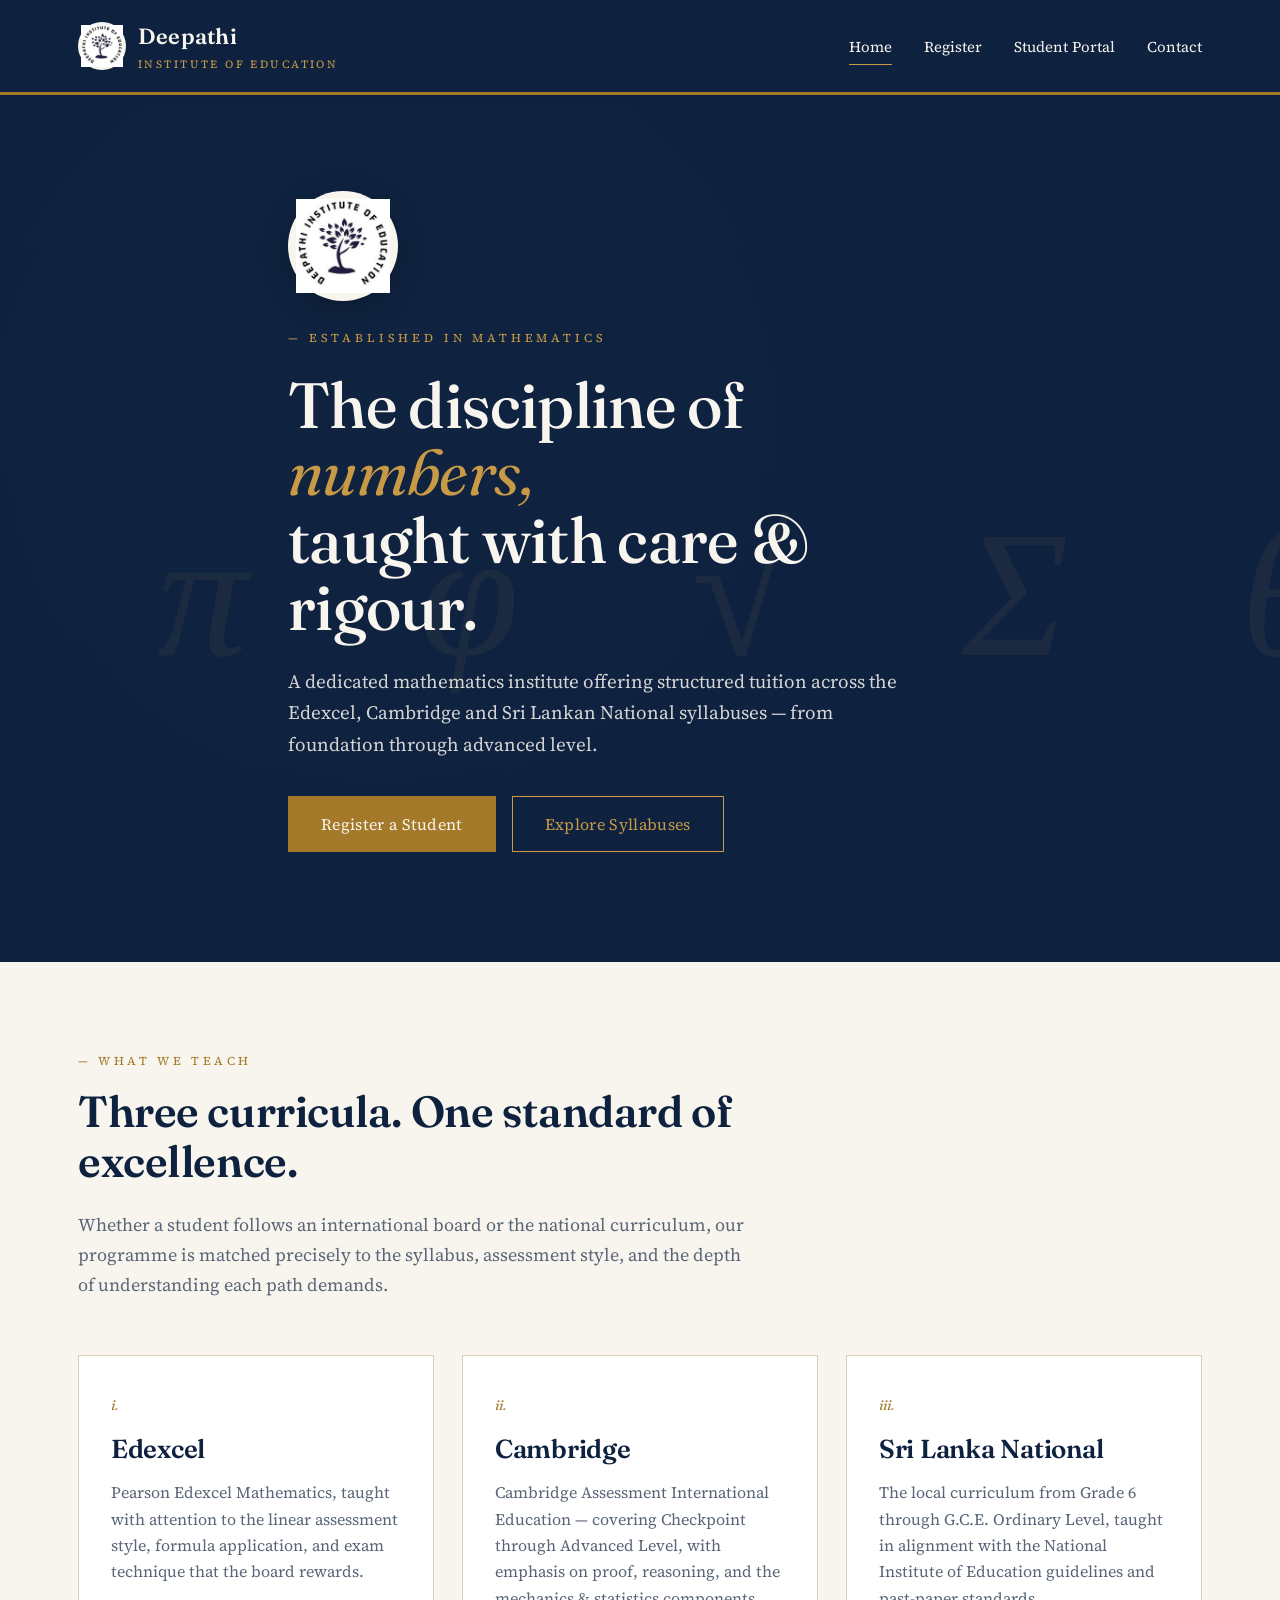
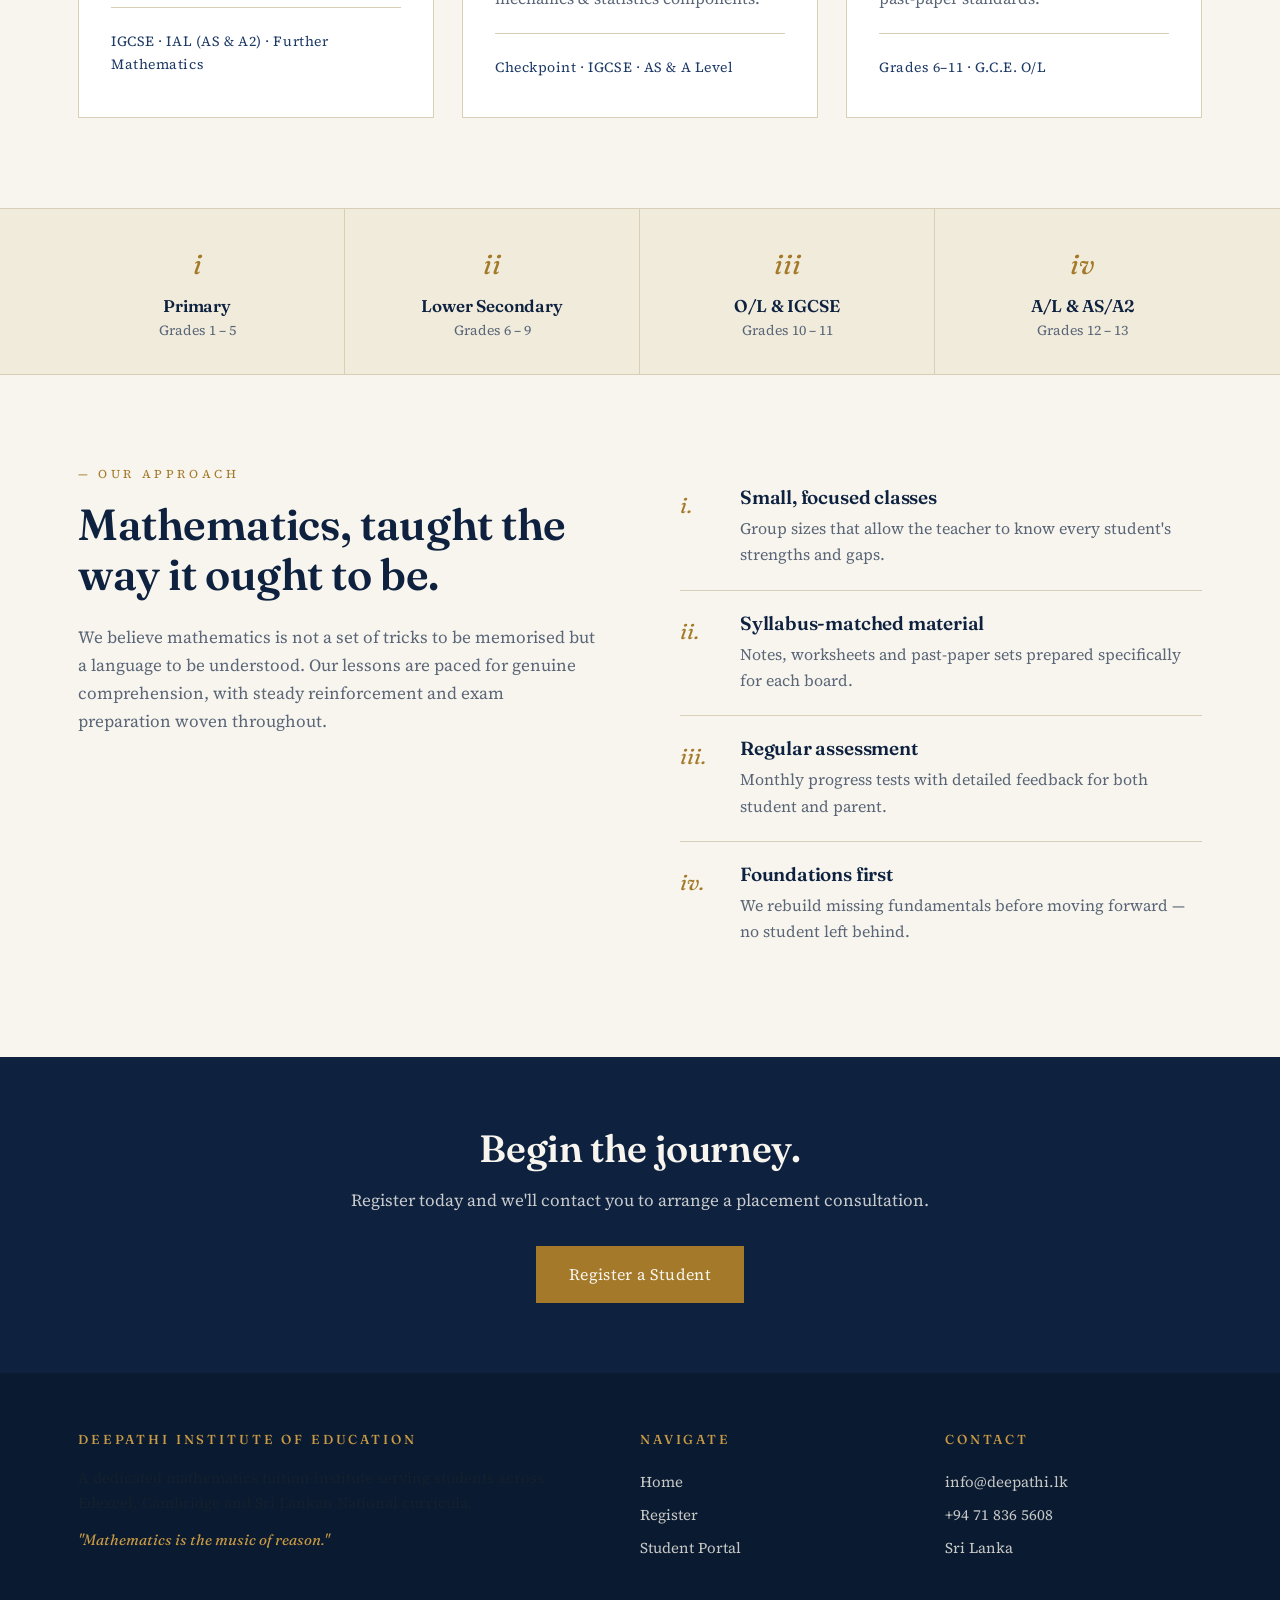
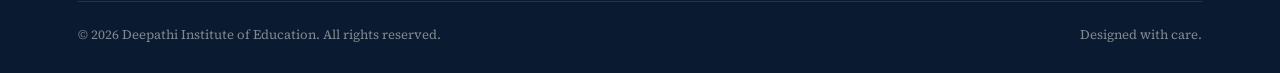
<file: index.html>
<!DOCTYPE html>
<html lang="en">
<head>
<meta charset="UTF-8" />
<meta name="viewport" content="width=device-width, initial-scale=1.0" />
<title>Deepathi Institute of Education — Mathematics for Every Learner</title>
<meta name="description" content="Deepathi Institute of Education delivers rigorous mathematics tuition across the Edexcel, Cambridge and Sri Lankan National syllabuses, for every level from primary to advanced." />
<link rel="stylesheet" href="styles.css" />
</head>
<body>

<!-- ============ Navigation ============ -->
<nav class="nav">
  <div class="nav-inner">
    <a href="index.html" class="brand">
      <span class="brand-mark"><img src="logo.png" alt="Deepathi Institute logo" /></span>
      <span>
        Deepathi
        <span class="brand-sub">Institute of Education</span>
      </span>
    </a>
    <ul class="nav-links">
      <li><a href="index.html" class="active">Home</a></li>
      <li><a href="register.html">Register</a></li>
      <li><a href="student.html">Student Portal</a></li>
      <li><a href="#contact">Contact</a></li>
    </ul>
  </div>
</nav>

<!-- ============ Hero ============ -->
<header class="hero">
  <div class="container hero-inner">
    <div class="hero-logo"><img src="logo.png" alt="Deepathi Institute of Education" /></div>
    <div class="hero-eyebrow">— Established in mathematics</div>
    <h1>The discipline of <em>numbers,</em><br/>taught with care &amp; rigour.</h1>
    <p>A dedicated mathematics institute offering structured tuition across the Edexcel, Cambridge and Sri Lankan National syllabuses — from foundation through advanced level.</p>
    <a href="register.html" class="btn">Register a Student</a>
    <a href="#syllabi" class="btn btn-ghost">Explore Syllabuses</a>
  </div>
</header>

<!-- ============ Syllabuses ============ -->
<section id="syllabi">
  <div class="container">
    <div class="section-eyebrow">— What we teach</div>
    <h2 class="section-title">Three curricula. One standard of excellence.</h2>
    <p class="section-lead">Whether a student follows an international board or the national curriculum, our programme is matched precisely to the syllabus, assessment style, and the depth of understanding each path demands.</p>

    <div class="syllabi">
      <article class="syllabus-card">
        <span class="num">i.</span>
        <h3>Edexcel</h3>
        <p>Pearson Edexcel Mathematics, taught with attention to the linear assessment style, formula application, and exam technique that the board rewards.</p>
        <div class="levels">IGCSE · IAL (AS &amp; A2) · Further Mathematics</div>
      </article>

      <article class="syllabus-card">
        <span class="num">ii.</span>
        <h3>Cambridge</h3>
        <p>Cambridge Assessment International Education — covering Checkpoint through Advanced Level, with emphasis on proof, reasoning, and the mechanics &amp; statistics components.</p>
        <div class="levels">Checkpoint · IGCSE · AS &amp; A Level</div>
      </article>

      <article class="syllabus-card">
        <span class="num">iii.</span>
        <h3>Sri Lanka National</h3>
        <p>The local curriculum from Grade 6 through G.C.E. Ordinary Level, taught in alignment with the National Institute of Education guidelines and past-paper standards.</p>
        <div class="levels">Grades 6–11 · G.C.E. O/L</div>
      </article>
    </div>
  </div>
</section>

<!-- ============ Levels strip ============ -->
<section class="levels-band" style="padding: 0;">
  <div style="max-width: var(--max); margin: 0 auto;">
    <div class="levels-grid">
      <div class="level-item">
        <div class="roman">i</div>
        <h4>Primary</h4>
        <p>Grades 1 – 5</p>
      </div>
      <div class="level-item">
        <div class="roman">ii</div>
        <h4>Lower Secondary</h4>
        <p>Grades 6 – 9</p>
      </div>
      <div class="level-item">
        <div class="roman">iii</div>
        <h4>O/L &amp; IGCSE</h4>
        <p>Grades 10 – 11</p>
      </div>
      <div class="level-item">
        <div class="roman">iv</div>
        <h4>A/L &amp; AS/A2</h4>
        <p>Grades 12 – 13</p>
      </div>
    </div>
  </div>
</section>

<!-- ============ Why us ============ -->
<section>
  <div class="container">
    <div class="why">
      <div>
        <div class="section-eyebrow">— Our approach</div>
        <h2 class="section-title">Mathematics, taught the way it ought to be.</h2>
        <p style="color: var(--muted); font-size: 17px;">We believe mathematics is not a set of tricks to be memorised but a language to be understood. Our lessons are paced for genuine comprehension, with steady reinforcement and exam preparation woven throughout.</p>
      </div>
      <ul class="why-list">
        <li>
          <span class="marker">i.</span>
          <div>
            <h4>Small, focused classes</h4>
            <p>Group sizes that allow the teacher to know every student's strengths and gaps.</p>
          </div>
        </li>
        <li>
          <span class="marker">ii.</span>
          <div>
            <h4>Syllabus-matched material</h4>
            <p>Notes, worksheets and past-paper sets prepared specifically for each board.</p>
          </div>
        </li>
        <li>
          <span class="marker">iii.</span>
          <div>
            <h4>Regular assessment</h4>
            <p>Monthly progress tests with detailed feedback for both student and parent.</p>
          </div>
        </li>
        <li>
          <span class="marker">iv.</span>
          <div>
            <h4>Foundations first</h4>
            <p>We rebuild missing fundamentals before moving forward — no student left behind.</p>
          </div>
        </li>
      </ul>
    </div>
  </div>
</section>

<!-- ============ CTA ============ -->
<section class="cta" id="contact">
  <div class="container">
    <h2>Begin the journey.</h2>
    <p>Register today and we'll contact you to arrange a placement consultation.</p>
    <a href="register.html" class="btn">Register a Student</a>
  </div>
</section>

<!-- ============ Footer ============ -->
<footer>
  <div class="container">
    <div class="foot-grid">
      <div>
        <h5>Deepathi Institute of Education</h5>
        <p style="margin-bottom: 12px;">A dedicated mathematics tuition institute serving students across Edexcel, Cambridge and Sri Lankan National curricula.</p>
        <p style="font-style: italic; color: var(--brass-soft); font-family: 'Fraunces', serif;">"Mathematics is the music of reason."</p>
      </div>
      <div>
        <h5>Navigate</h5>
        <a href="index.html">Home</a>
        <a href="register.html">Register</a>
        <a href="student.html">Student Portal</a>
      </div>
      <div>
        <h5>Contact</h5>
        <a href="mailto:info@deepathi.lk">info@deepathi.lk</a>
        <a href="tel:+94718365608">+94 71 836 5608</a>
        <a href="#">Sri Lanka</a>
      </div>
    </div>
    <div class="foot-bottom">
      <span>© <span id="year"></span> Deepathi Institute of Education. All rights reserved.</span>
      <span>Designed with care.</span>
    </div>
  </div>
</footer>

<script>
  document.getElementById('year').textContent = new Date().getFullYear();
</script>
</body>
</html>
</file>
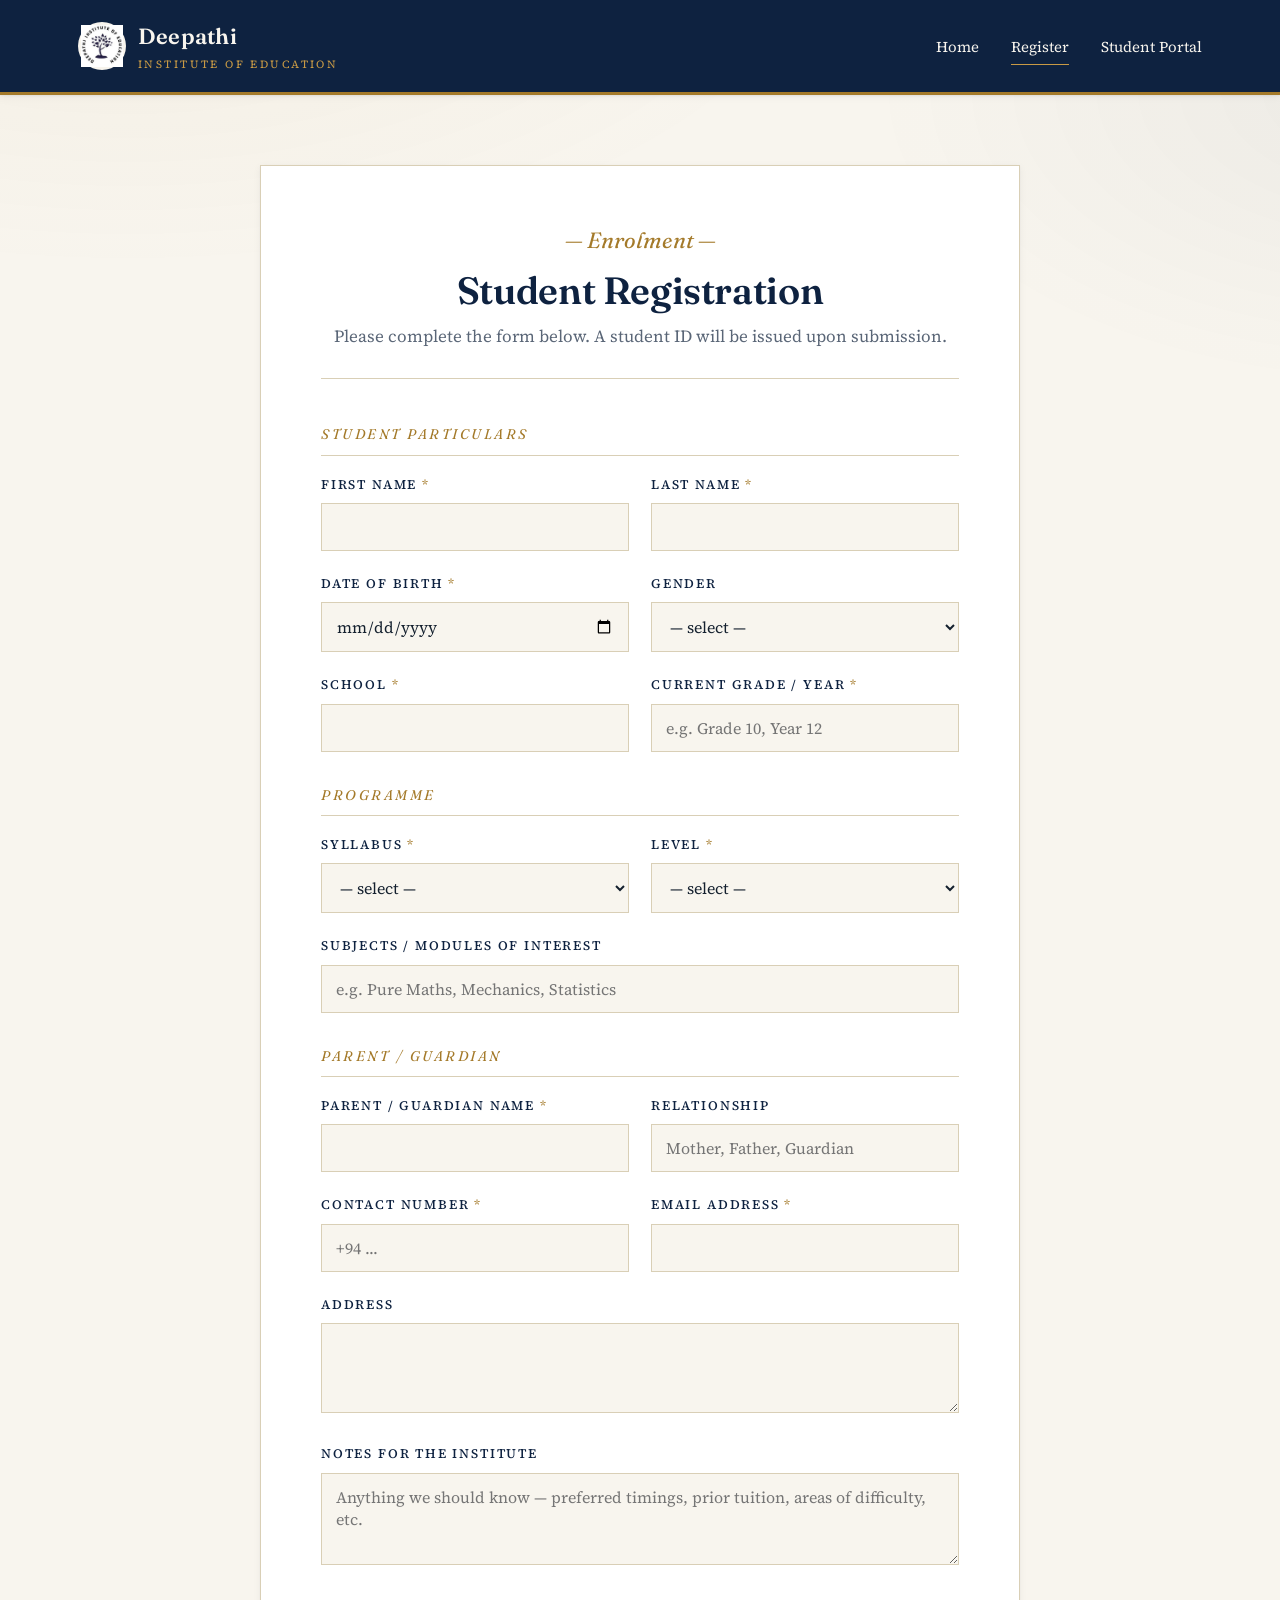
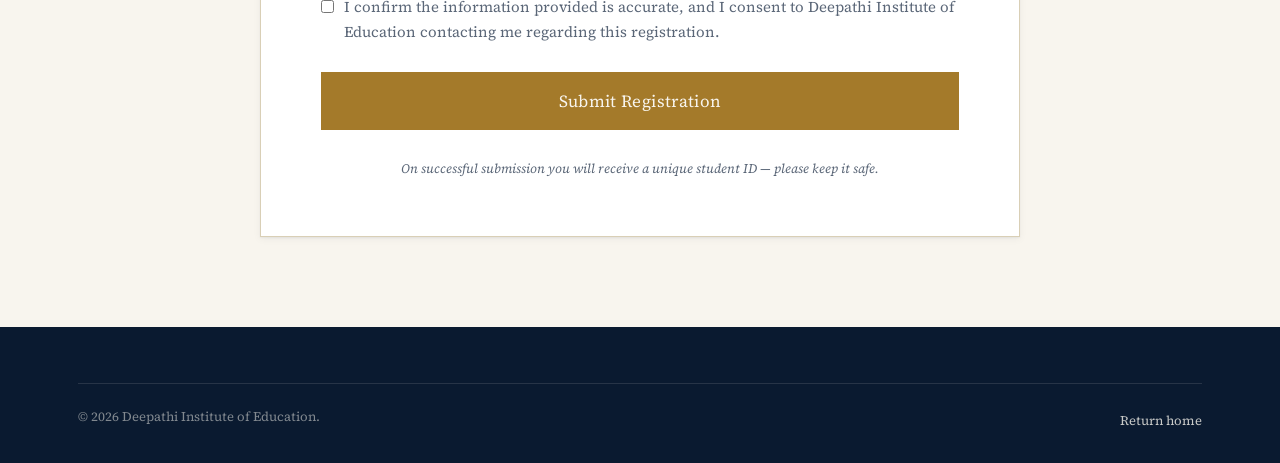
<file: register.html>
<!DOCTYPE html>
<html lang="en">
<head>
<meta charset="UTF-8" />
<meta name="viewport" content="width=device-width, initial-scale=1.0" />
<title>Register — Deepathi Institute of Education</title>
<link rel="stylesheet" href="styles.css" />
</head>
<body>

<nav class="nav">
  <div class="nav-inner">
    <a href="index.html" class="brand">
      <span class="brand-mark"><img src="logo.png" alt="Deepathi Institute logo" /></span>
      <span>Deepathi <span class="brand-sub">Institute of Education</span></span>
    </a>
    <ul class="nav-links">
      <li><a href="index.html">Home</a></li>
      <li><a href="register.html" class="active">Register</a></li>
      <li><a href="student.html">Student Portal</a></li>
    </ul>
  </div>
</nav>

<main class="form-page">
  <div class="container">
    <div class="form-card">
      <div class="form-head">
        <div class="ornament">— Enrolment —</div>
        <h1>Student Registration</h1>
        <p>Please complete the form below. A student ID will be issued upon submission.</p>
      </div>

      <div id="notice"></div>

      <form id="reg-form" novalidate>

        <div class="form-section-title">Student Particulars</div>

        <div class="form-row">
          <div class="field">
            <label>First Name <span class="req">*</span></label>
            <input type="text" name="firstName" required />
          </div>
          <div class="field">
            <label>Last Name <span class="req">*</span></label>
            <input type="text" name="lastName" required />
          </div>
        </div>

        <div class="form-row">
          <div class="field">
            <label>Date of Birth <span class="req">*</span></label>
            <input type="date" name="dob" required />
          </div>
          <div class="field">
            <label>Gender</label>
            <select name="gender">
              <option value="">— select —</option>
              <option>Female</option>
              <option>Male</option>
              <option>Prefer not to say</option>
            </select>
          </div>
        </div>

        <div class="form-row">
          <div class="field">
            <label>School <span class="req">*</span></label>
            <input type="text" name="school" required />
          </div>
          <div class="field">
            <label>Current Grade / Year <span class="req">*</span></label>
            <input type="text" name="grade" required placeholder="e.g. Grade 10, Year 12" />
          </div>
        </div>

        <div class="form-section-title">Programme</div>

        <div class="form-row">
          <div class="field">
            <label>Syllabus <span class="req">*</span></label>
            <select name="syllabus" required>
              <option value="">— select —</option>
              <option>Edexcel</option>
              <option>Cambridge</option>
              <option>Sri Lanka National</option>
            </select>
          </div>
          <div class="field">
            <label>Level <span class="req">*</span></label>
            <select name="level" required>
              <option value="">— select —</option>
              <option>Primary (Grades 1–5)</option>
              <option>Lower Secondary (Grades 6–9)</option>
              <option>O/L · IGCSE</option>
              <option>A/L · AS &amp; A2</option>
            </select>
          </div>
        </div>

        <div class="form-row single">
          <div class="field">
            <label>Subjects / Modules of Interest</label>
            <input type="text" name="subjects" placeholder="e.g. Pure Maths, Mechanics, Statistics" />
          </div>
        </div>

        <div class="form-section-title">Parent / Guardian</div>

        <div class="form-row">
          <div class="field">
            <label>Parent / Guardian Name <span class="req">*</span></label>
            <input type="text" name="guardian" required />
          </div>
          <div class="field">
            <label>Relationship</label>
            <input type="text" name="relationship" placeholder="Mother, Father, Guardian" />
          </div>
        </div>

        <div class="form-row">
          <div class="field">
            <label>Contact Number <span class="req">*</span></label>
            <input type="tel" name="phone" required placeholder="+94 ..." />
          </div>
          <div class="field">
            <label>Email Address <span class="req">*</span></label>
            <input type="email" name="email" required />
          </div>
        </div>

        <div class="form-row single">
          <div class="field">
            <label>Address</label>
            <textarea name="address" rows="2"></textarea>
          </div>
        </div>

        <div class="form-row single">
          <div class="field">
            <label>Notes for the Institute</label>
            <textarea name="notes" rows="3" placeholder="Anything we should know — preferred timings, prior tuition, areas of difficulty, etc."></textarea>
          </div>
        </div>

        <label class="checkbox-row">
          <input type="checkbox" required />
          <span>I confirm the information provided is accurate, and I consent to Deepathi Institute of Education contacting me regarding this registration.</span>
        </label>

        <button type="submit" class="btn btn-full">Submit Registration</button>

        <p class="hint">On successful submission you will receive a unique student ID — please keep it safe.</p>

      </form>
    </div>
  </div>
</main>

<footer>
  <div class="container">
    <div class="foot-bottom">
      <span>© <span id="year"></span> Deepathi Institute of Education.</span>
      <span><a href="index.html">Return home</a></span>
    </div>
  </div>
</footer>

<script>
document.getElementById('year').textContent = new Date().getFullYear();

const form = document.getElementById('reg-form');
const notice = document.getElementById('notice');

function generateId() {
  // DPT-YY-NNNN format. NNNN is incremental across this browser's registrations.
  const list = JSON.parse(localStorage.getItem('deepathi_students') || '[]');
  const yy = String(new Date().getFullYear()).slice(-2);
  const seq = String(list.length + 1).padStart(4, '0');
  return `DPT-${yy}-${seq}`;
}

form.addEventListener('submit', function(e) {
  e.preventDefault();
  notice.innerHTML = '';

  // Native validity check
  if (!form.checkValidity()) {
    notice.innerHTML = '<div class="notice error">Please complete all required fields marked with <strong>*</strong>.</div>';
    form.reportValidity();
    return;
  }

  // The Sri Lanka National syllabus is offered only up to O/L
  const syll = form.elements['syllabus'].value;
  const lvl  = form.elements['level'].value;
  if (syll === 'Sri Lanka National' && lvl.startsWith('A/L')) {
    notice.innerHTML = '<div class="notice error">The Sri Lanka National syllabus is offered up to G.C.E. O/L only. For A/L, please choose Edexcel or Cambridge.</div>';
    notice.scrollIntoView({ behavior: 'smooth', block: 'center' });
    return;
  }

  const fd = new FormData(form);
  const data = Object.fromEntries(fd.entries());
  data.id = generateId();
  data.registeredAt = new Date().toISOString();

  // Save to localStorage (demo persistence — for production use a backend)
  const list = JSON.parse(localStorage.getItem('deepathi_students') || '[]');
  list.push(data);
  localStorage.setItem('deepathi_students', JSON.stringify(list));

  notice.innerHTML = `
    <div class="notice success">
      <strong>Registration received.</strong><br/>
      The student ID is <strong style="font-family:'Fraunces',serif; letter-spacing:.05em;">${data.id}</strong> —
      please note it down. You may now visit the
      <a href="student.html?id=${encodeURIComponent(data.id)}">Student Portal</a> to view the record.
    </div>`;
  notice.scrollIntoView({ behavior: 'smooth', block: 'center' });
  form.reset();
});
</script>
</body>
</html>
</file>
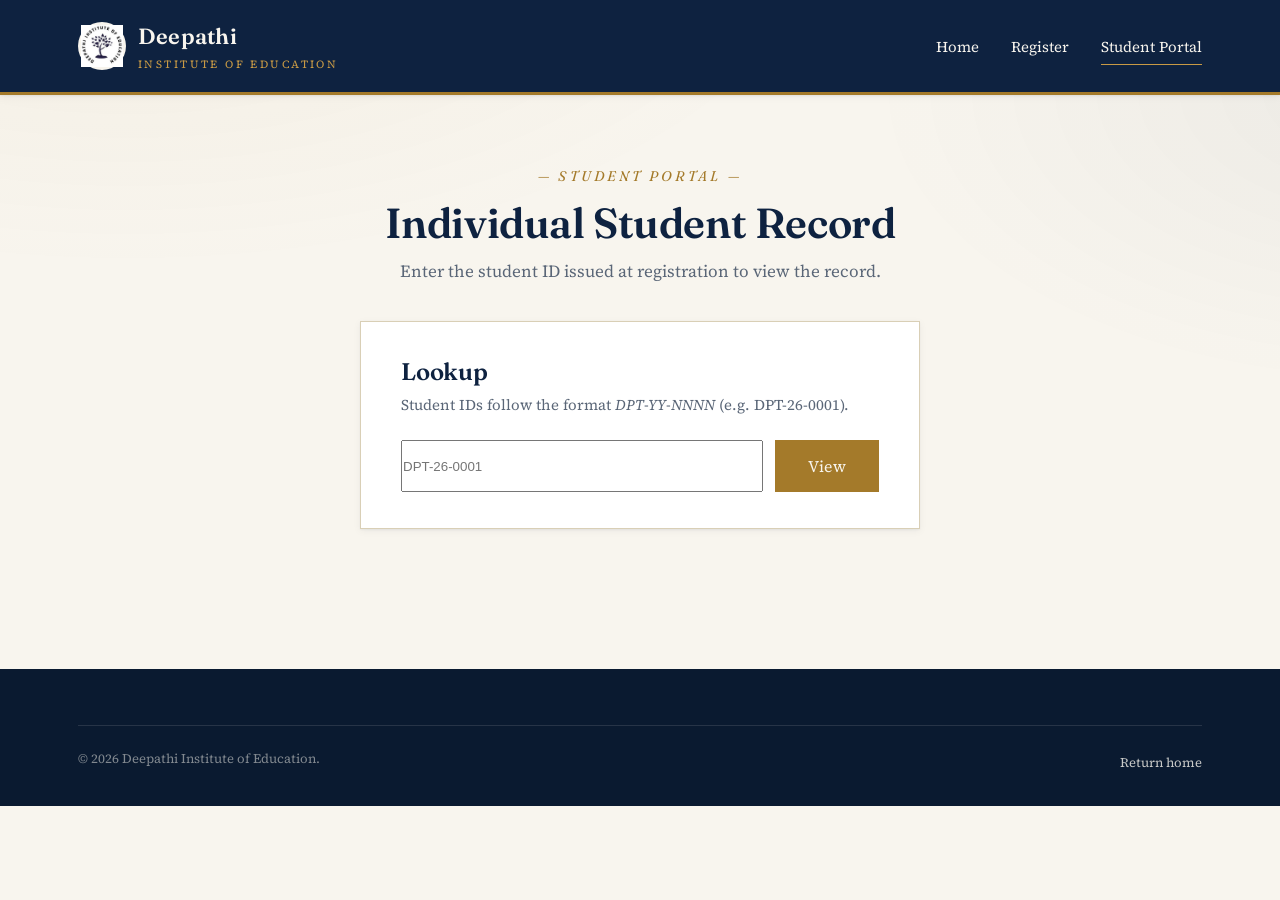
<file: student.html>
<!DOCTYPE html>
<html lang="en">
<head>
<meta charset="UTF-8" />
<meta name="viewport" content="width=device-width, initial-scale=1.0" />
<title>Student Portal — Deepathi Institute of Education</title>
<link rel="stylesheet" href="styles.css" />
</head>
<body>

<nav class="nav">
  <div class="nav-inner">
    <a href="index.html" class="brand">
      <span class="brand-mark"><img src="logo.png" alt="Deepathi Institute logo" /></span>
      <span>Deepathi <span class="brand-sub">Institute of Education</span></span>
    </a>
    <ul class="nav-links">
      <li><a href="index.html">Home</a></li>
      <li><a href="register.html">Register</a></li>
      <li><a href="student.html" class="active">Student Portal</a></li>
    </ul>
  </div>
</nav>

<main class="form-page">
  <div class="container">

    <div style="text-align:center; margin-bottom: 36px;">
      <div class="ornament" style="color: var(--brass); font-family: 'Fraunces', serif; font-style: italic; font-size: 14px; letter-spacing: 0.22em; text-transform: uppercase; margin-bottom: 10px;">— Student Portal —</div>
      <h1 style="font-size: 42px; color: var(--navy);">Individual Student Record</h1>
      <p style="color: var(--muted); margin-top: 10px;">Enter the student ID issued at registration to view the record.</p>
    </div>

    <div class="lookup">
      <h2>Lookup</h2>
      <p>Student IDs follow the format <em>DPT-YY-NNNN</em> (e.g. DPT-26-0001).</p>
      <form id="lookup-form" class="lookup-row">
        <input type="text" id="sid" placeholder="DPT-26-0001" required />
        <button type="submit" class="btn">View</button>
      </form>
    </div>

    <div id="result"></div>

  </div>
</main>

<footer>
  <div class="container">
    <div class="foot-bottom">
      <span>© <span id="year"></span> Deepathi Institute of Education.</span>
      <span><a href="index.html">Return home</a></span>
    </div>
  </div>
</footer>

<script>
document.getElementById('year').textContent = new Date().getFullYear();

const form = document.getElementById('lookup-form');
const sidInput = document.getElementById('sid');
const result = document.getElementById('result');

function escapeHTML(s) {
  return String(s ?? '').replace(/[&<>"']/g, c => (
    {'&':'&amp;','<':'&lt;','>':'&gt;','"':'&quot;',"'":'&#39;'}[c]
  ));
}

function formatDate(iso) {
  if (!iso) return '—';
  const d = new Date(iso);
  if (isNaN(d)) return iso;
  return d.toLocaleDateString('en-GB', { year:'numeric', month:'long', day:'numeric' });
}

function display(id) {
  const list = JSON.parse(localStorage.getItem('deepathi_students') || '[]');
  const s = list.find(x => x.id.toLowerCase() === id.toLowerCase());
  if (!s) {
    result.innerHTML = `<div class="notice error" style="max-width:560px; margin:0 auto;">
      No record found for <strong>${escapeHTML(id)}</strong>. Please check the ID and try again.
    </div>`;
    return;
  }

  const fullName = `${s.firstName || ''} ${s.lastName || ''}`.trim();

  result.innerHTML = `
    <div class="student-card">
      <div class="student-header">
        <div class="who">
          <h2>${escapeHTML(fullName)}</h2>
          <p>${escapeHTML(s.syllabus || '—')} · ${escapeHTML(s.level || '—')}</p>
        </div>
        <div class="id-badge">
          Student ID
          <strong>${escapeHTML(s.id)}</strong>
        </div>
      </div>

      <div class="student-body">

        <h3 style="font-family:'Fraunces',serif; font-style:italic; color:var(--navy); font-size:22px; margin-bottom:20px;">Personal Particulars</h3>
        <dl class="detail-grid">
          <div class="detail"><dt>Date of Birth</dt><dd>${formatDate(s.dob)}</dd></div>
          <div class="detail"><dt>Gender</dt><dd>${escapeHTML(s.gender || '—')}</dd></div>
          <div class="detail"><dt>School</dt><dd>${escapeHTML(s.school || '—')}</dd></div>
          <div class="detail"><dt>Current Grade</dt><dd>${escapeHTML(s.grade || '—')}</dd></div>
        </dl>

        <div class="student-section">
          <h3>Programme</h3>
          <dl class="detail-grid">
            <div class="detail"><dt>Syllabus</dt><dd>${escapeHTML(s.syllabus || '—')}</dd></div>
            <div class="detail"><dt>Level</dt><dd>${escapeHTML(s.level || '—')}</dd></div>
            <div class="detail" style="grid-column: 1 / -1;"><dt>Subjects / Modules</dt><dd>${escapeHTML(s.subjects || '—')}</dd></div>
          </dl>
        </div>

        <div class="student-section">
          <h3>Parent / Guardian</h3>
          <dl class="detail-grid">
            <div class="detail"><dt>Name</dt><dd>${escapeHTML(s.guardian || '—')}</dd></div>
            <div class="detail"><dt>Relationship</dt><dd>${escapeHTML(s.relationship || '—')}</dd></div>
            <div class="detail"><dt>Contact Number</dt><dd>${escapeHTML(s.phone || '—')}</dd></div>
            <div class="detail"><dt>Email</dt><dd>${escapeHTML(s.email || '—')}</dd></div>
            <div class="detail" style="grid-column: 1 / -1;"><dt>Address</dt><dd>${escapeHTML(s.address || '—')}</dd></div>
          </dl>
        </div>

        ${s.notes ? `
        <div class="student-section">
          <h3>Notes</h3>
          <p style="color: var(--muted); font-size: 16px;">${escapeHTML(s.notes)}</p>
        </div>` : ''}

        <div class="student-section">
          <h3>Registration</h3>
          <dl class="detail-grid">
            <div class="detail"><dt>Registered On</dt><dd>${formatDate(s.registeredAt)}</dd></div>
            <div class="detail"><dt>Status</dt><dd style="color: var(--brass); font-style: italic;">Enrolment Pending Confirmation</dd></div>
          </dl>
        </div>

      </div>
    </div>
    <p class="hint">Record retrieved from this browser's local storage.</p>
  `;
  result.scrollIntoView({ behavior:'smooth', block:'start' });
}

form.addEventListener('submit', e => {
  e.preventDefault();
  const id = sidInput.value.trim();
  if (!id) return;
  display(id);
});

// Auto-lookup if ?id= is in URL (used by register.html redirect link)
const params = new URLSearchParams(location.search);
const auto = params.get('id');
if (auto) {
  sidInput.value = auto;
  display(auto);
}
</script>
</body>
</html>
</file>
<file: styles.css>
/* ============================================================
   Deepathi Institute of Education — shared stylesheet
   Aesthetic: clean academic, deep navy + brass, refined serif
   ============================================================ */

@import url('https://fonts.googleapis.com/css2?family=Fraunces:opsz,wght@9..144,400;9..144,500;9..144,600;9..144,700&family=Source+Serif+4:opsz,wght@8..60,400;8..60,500;8..60,600&display=swap');

:root {
  --navy:        #0e2240;
  --navy-soft:   #1d3a66;
  --ink:         #14202e;
  --paper:       #f8f5ee;
  --paper-warm:  #f1ebdc;
  --rule:        #d9cfb6;
  --brass:       #a47a2a;
  --brass-soft:  #c89a45;
  --muted:       #5a6677;
  --white:       #ffffff;
  --shadow-sm:   0 1px 2px rgba(14,34,64,.06), 0 2px 8px rgba(14,34,64,.05);
  --shadow-md:   0 6px 20px rgba(14,34,64,.10);
  --max:         1180px;
}

* { box-sizing: border-box; margin: 0; padding: 0; }

html { scroll-behavior: smooth; }

body {
  font-family: 'Source Serif 4', Georgia, serif;
  font-size: 17px;
  line-height: 1.65;
  color: var(--ink);
  background: var(--paper);
  -webkit-font-smoothing: antialiased;
}

/* Subtle paper texture using layered gradients */
body::before {
  content: '';
  position: fixed; inset: 0;
  background:
    radial-gradient(1200px 600px at 10% -10%, rgba(164,122,42,.06), transparent 60%),
    radial-gradient(900px 500px at 110% 10%, rgba(14,34,64,.05), transparent 60%);
  pointer-events: none;
  z-index: 0;
}

h1, h2, h3, h4 {
  font-family: 'Fraunces', 'Source Serif 4', Georgia, serif;
  font-weight: 600;
  color: var(--navy);
  letter-spacing: -0.01em;
  line-height: 1.15;
}

p { color: var(--ink); }

a { color: var(--navy-soft); text-decoration: none; transition: color .2s; }
a:hover { color: var(--brass); }

.container { max-width: var(--max); margin: 0 auto; padding: 0 28px; position: relative; z-index: 1; }

/* ---------- Navigation ---------- */
.nav {
  background: var(--navy);
  color: var(--paper);
  border-bottom: 3px solid var(--brass);
  position: sticky; top: 0; z-index: 50;
  box-shadow: var(--shadow-sm);
}
.nav-inner {
  display: flex; align-items: center; justify-content: space-between;
  padding: 18px 28px;
  max-width: var(--max); margin: 0 auto;
}
.brand {
  font-family: 'Fraunces', serif;
  font-size: 22px;
  font-weight: 600;
  color: var(--paper);
  letter-spacing: 0.01em;
  display: flex; align-items: center; gap: 12px;
}
.brand-mark {
  width: 48px; height: 48px;
  display: grid; place-items: center;
  background: var(--paper);
  border-radius: 50%;
  padding: 3px;
  flex-shrink: 0;
}
.brand-mark img { width: 100%; height: 100%; object-fit: contain; display: block; }

.hero-logo {
  width: 110px; height: 110px;
  background: var(--paper);
  border-radius: 50%;
  padding: 8px;
  margin-bottom: 28px;
  box-shadow: 0 8px 30px rgba(0,0,0,.25);
}
.hero-logo img { width: 100%; height: 100%; object-fit: contain; display: block; }
.brand-sub {
  font-family: 'Source Serif 4', serif;
  font-size: 11px;
  letter-spacing: 0.22em;
  text-transform: uppercase;
  color: var(--brass-soft);
  display: block;
  margin-top: 2px;
  font-weight: 400;
}
.nav-links { display: flex; gap: 32px; list-style: none; }
.nav-links a {
  color: var(--paper);
  font-size: 15px;
  font-family: 'Source Serif 4', serif;
  position: relative;
  padding: 4px 0;
}
.nav-links a:hover { color: var(--brass-soft); }
.nav-links a.active::after {
  content: ''; position: absolute; left: 0; right: 0; bottom: -4px;
  height: 1px; background: var(--brass-soft);
}

/* ---------- Hero ---------- */
.hero {
  background:
    linear-gradient(180deg, rgba(14,34,64,.92), rgba(14,34,64,.96)),
    radial-gradient(circle at 30% 40%, rgba(164,122,42,.18), transparent 50%);
  background-color: var(--navy);
  color: var(--paper);
  padding: 96px 0 110px;
  position: relative;
  overflow: hidden;
}
.hero::before {
  /* Faint mathematical motif in background */
  content: '∫  π  φ  √  Σ  θ  ∞  λ  ∂  e^{iπ}+1=0';
  position: absolute;
  top: 40%; left: -5%;
  font-family: 'Fraunces', serif;
  font-size: 180px;
  font-style: italic;
  color: rgba(200,154,69,.07);
  white-space: nowrap;
  pointer-events: none;
  letter-spacing: 0.4em;
}
.hero-inner { position: relative; z-index: 2; max-width: 760px; }
.hero-eyebrow {
  font-size: 12px;
  letter-spacing: 0.32em;
  text-transform: uppercase;
  color: var(--brass-soft);
  margin-bottom: 22px;
}
.hero h1 {
  color: var(--paper);
  font-size: clamp(38px, 5.2vw, 64px);
  font-weight: 500;
  line-height: 1.05;
  margin-bottom: 26px;
}
.hero h1 em {
  font-style: italic;
  color: var(--brass-soft);
  font-weight: 400;
}
.hero p {
  color: rgba(248,245,238,.85);
  font-size: 19px;
  max-width: 620px;
  margin-bottom: 36px;
}

/* ---------- Buttons ---------- */
.btn {
  display: inline-block;
  padding: 14px 32px;
  font-family: 'Source Serif 4', serif;
  font-size: 16px;
  border: 1px solid var(--brass);
  background: var(--brass);
  color: var(--paper);
  cursor: pointer;
  transition: all .2s ease;
  letter-spacing: 0.02em;
}
.btn:hover { background: var(--brass-soft); border-color: var(--brass-soft); color: var(--white); }
.btn-ghost {
  background: transparent;
  border: 1px solid var(--brass-soft);
  color: var(--brass-soft);
  margin-left: 12px;
}
.btn-ghost:hover { background: var(--brass-soft); color: var(--navy); }
.btn-full { width: 100%; padding: 16px; font-size: 17px; }

/* ---------- Sections ---------- */
section { padding: 90px 0; position: relative; }
.section-eyebrow {
  font-size: 12px;
  letter-spacing: 0.3em;
  text-transform: uppercase;
  color: var(--brass);
  margin-bottom: 14px;
}
.section-title {
  font-size: clamp(30px, 3.4vw, 44px);
  margin-bottom: 24px;
  max-width: 720px;
}
.section-lead {
  color: var(--muted);
  font-size: 18px;
  max-width: 680px;
  margin-bottom: 56px;
}

/* ---------- Syllabus cards ---------- */
.syllabi {
  display: grid;
  grid-template-columns: repeat(3, 1fr);
  gap: 28px;
}
.syllabus-card {
  background: var(--white);
  border: 1px solid var(--rule);
  padding: 38px 32px;
  position: relative;
  transition: transform .25s ease, box-shadow .25s ease;
}
.syllabus-card:hover { transform: translateY(-4px); box-shadow: var(--shadow-md); }
.syllabus-card .num {
  font-family: 'Fraunces', serif;
  font-style: italic;
  font-size: 14px;
  color: var(--brass);
  margin-bottom: 18px;
  display: block;
}
.syllabus-card h3 {
  font-size: 26px;
  margin-bottom: 14px;
}
.syllabus-card p { color: var(--muted); font-size: 16px; }
.syllabus-card .levels {
  margin-top: 22px;
  padding-top: 22px;
  border-top: 1px solid var(--rule);
  font-size: 14px;
  color: var(--navy-soft);
  letter-spacing: 0.04em;
}

/* ---------- Levels strip ---------- */
.levels-band {
  background: var(--paper-warm);
  border-top: 1px solid var(--rule);
  border-bottom: 1px solid var(--rule);
}
.levels-grid {
  display: grid;
  grid-template-columns: repeat(4, 1fr);
  gap: 0;
}
.level-item {
  padding: 32px 24px;
  text-align: center;
  border-right: 1px solid var(--rule);
}
.level-item:last-child { border-right: none; }
.level-item .roman {
  font-family: 'Fraunces', serif;
  font-style: italic;
  font-size: 28px;
  color: var(--brass);
  margin-bottom: 8px;
}
.level-item h4 { font-size: 17px; margin-bottom: 4px; }
.level-item p { font-size: 14px; color: var(--muted); }

/* ---------- Why us ---------- */
.why {
  display: grid;
  grid-template-columns: 1fr 1fr;
  gap: 80px;
  align-items: start;
}
.why-list { list-style: none; }
.why-list li {
  padding: 22px 0;
  border-bottom: 1px solid var(--rule);
  display: grid;
  grid-template-columns: 40px 1fr;
  gap: 20px;
}
.why-list li:last-child { border-bottom: none; }
.why-list .marker {
  font-family: 'Fraunces', serif;
  font-style: italic;
  color: var(--brass);
  font-size: 22px;
}
.why-list h4 { margin-bottom: 6px; font-size: 19px; }
.why-list p { color: var(--muted); font-size: 16px; }

/* ---------- CTA strip ---------- */
.cta {
  background: var(--navy);
  color: var(--paper);
  padding: 70px 0;
  text-align: center;
}
.cta h2 { color: var(--paper); font-size: 38px; margin-bottom: 16px; }
.cta p { color: rgba(248,245,238,.8); margin-bottom: 32px; }

/* ---------- Footer ---------- */
footer {
  background: #0a1a30;
  color: rgba(248,245,238,.7);
  padding: 56px 0 28px;
  font-size: 15px;
}
.foot-grid {
  display: grid;
  grid-template-columns: 2fr 1fr 1fr;
  gap: 48px;
  margin-bottom: 36px;
}
footer h5 {
  font-family: 'Fraunces', serif;
  font-size: 13px;
  letter-spacing: 0.22em;
  text-transform: uppercase;
  color: var(--brass-soft);
  margin-bottom: 16px;
  font-weight: 500;
}
footer a { color: rgba(248,245,238,.8); display: block; padding: 4px 0; }
footer a:hover { color: var(--brass-soft); }
.foot-bottom {
  border-top: 1px solid rgba(248,245,238,.12);
  padding-top: 22px;
  display: flex; justify-content: space-between;
  font-size: 13px;
  color: rgba(248,245,238,.5);
}

/* ---------- Forms ---------- */
.form-page { padding: 70px 0 90px; }
.form-card {
  background: var(--white);
  border: 1px solid var(--rule);
  padding: 56px 60px;
  max-width: 760px;
  margin: 0 auto;
  box-shadow: var(--shadow-sm);
}
.form-head { text-align: center; margin-bottom: 44px; padding-bottom: 28px; border-bottom: 1px solid var(--rule); }
.form-head .ornament {
  color: var(--brass);
  font-family: 'Fraunces', serif;
  font-style: italic;
  font-size: 22px;
  margin-bottom: 10px;
}
.form-head h1 { font-size: 38px; margin-bottom: 10px; }
.form-head p { color: var(--muted); }

.form-row { display: grid; grid-template-columns: 1fr 1fr; gap: 22px; margin-bottom: 22px; }
.form-row.single { grid-template-columns: 1fr; }
.field label {
  display: block;
  font-family: 'Source Serif 4', serif;
  font-size: 13px;
  letter-spacing: 0.14em;
  text-transform: uppercase;
  color: var(--navy);
  margin-bottom: 8px;
  font-weight: 500;
}
.field label .req { color: var(--brass); }
.field input,
.field select,
.field textarea {
  width: 100%;
  padding: 12px 14px;
  font-family: 'Source Serif 4', serif;
  font-size: 16px;
  background: var(--paper);
  border: 1px solid var(--rule);
  color: var(--ink);
  transition: border-color .2s, background .2s;
}
.field input:focus,
.field select:focus,
.field textarea:focus {
  outline: none;
  border-color: var(--navy-soft);
  background: var(--white);
}
.field textarea { resize: vertical; min-height: 90px; }
.checkbox-row {
  display: flex; gap: 10px; align-items: flex-start;
  margin: 20px 0 28px;
  font-size: 15px; color: var(--muted);
}
.checkbox-row input { margin-top: 5px; }

.form-section-title {
  font-family: 'Fraunces', serif;
  font-style: italic;
  color: var(--brass);
  font-size: 14px;
  letter-spacing: 0.18em;
  text-transform: uppercase;
  margin: 32px 0 18px;
  padding-bottom: 8px;
  border-bottom: 1px solid var(--rule);
}
.form-section-title:first-of-type { margin-top: 0; }

/* ---------- Success / error ---------- */
.notice {
  padding: 18px 22px;
  margin-bottom: 24px;
  font-size: 15px;
  border-left: 3px solid;
}
.notice.success { background: #f0f5ea; border-color: #5a7d3e; color: #2f4621; }
.notice.error   { background: #faecec; border-color: #a33; color: #642020; }

/* ---------- Student card ---------- */
.lookup {
  max-width: 560px; margin: 0 auto 50px;
  background: var(--white); border: 1px solid var(--rule);
  padding: 36px 40px; box-shadow: var(--shadow-sm);
}
.lookup h2 { font-size: 24px; margin-bottom: 8px; }
.lookup p { color: var(--muted); margin-bottom: 22px; font-size: 15px; }
.lookup-row { display: flex; gap: 12px; }
.lookup-row input { flex: 1; }

.student-card {
  max-width: 820px; margin: 0 auto;
  background: var(--white); border: 1px solid var(--rule);
  box-shadow: var(--shadow-md);
}
.student-header {
  background: var(--navy);
  color: var(--paper);
  padding: 38px 48px;
  display: flex; align-items: center; justify-content: space-between;
  border-bottom: 3px solid var(--brass);
}
.student-header .who h2 {
  color: var(--paper); font-size: 30px; margin-bottom: 4px;
}
.student-header .who p {
  color: rgba(248,245,238,.75); font-size: 14px; letter-spacing: 0.1em;
}
.id-badge {
  font-family: 'Fraunces', serif;
  font-style: italic;
  color: var(--brass-soft);
  font-size: 14px;
  letter-spacing: 0.1em;
  text-align: right;
}
.id-badge strong { display: block; font-size: 20px; font-style: normal; letter-spacing: 0.06em; color: var(--paper); margin-top: 2px; }

.student-body { padding: 40px 48px; }
.detail-grid {
  display: grid; grid-template-columns: 1fr 1fr;
  gap: 28px 40px;
}
.detail dt {
  font-size: 12px;
  letter-spacing: 0.18em;
  text-transform: uppercase;
  color: var(--brass);
  margin-bottom: 6px;
  font-weight: 500;
}
.detail dd {
  font-size: 17px;
  color: var(--ink);
}
.student-section {
  margin-top: 36px;
  padding-top: 28px;
  border-top: 1px solid var(--rule);
}
.student-section h3 {
  font-family: 'Fraunces', serif;
  font-style: italic;
  font-size: 22px;
  margin-bottom: 14px;
}

.hint {
  font-size: 13px;
  color: var(--muted);
  text-align: center;
  margin-top: 28px;
  font-style: italic;
}

/* ---------- Responsive ---------- */
@media (max-width: 900px) {
  .nav-inner { padding: 14px 20px; }
  .nav-links { gap: 18px; }
  .syllabi { grid-template-columns: 1fr; }
  .levels-grid { grid-template-columns: 1fr 1fr; }
  .level-item:nth-child(2) { border-right: none; }
  .level-item:nth-child(1), .level-item:nth-child(2) { border-bottom: 1px solid var(--rule); }
  .why { grid-template-columns: 1fr; gap: 40px; }
  .foot-grid { grid-template-columns: 1fr; gap: 30px; }
  .form-row { grid-template-columns: 1fr; }
  .form-card { padding: 36px 26px; }
  .student-header { padding: 28px 24px; flex-direction: column; gap: 16px; align-items: flex-start; }
  .id-badge { text-align: left; }
  .student-body { padding: 28px 24px; }
  .detail-grid { grid-template-columns: 1fr; gap: 20px; }
  .hero { padding: 70px 0 80px; }
  section { padding: 64px 0; }
}
@media (max-width: 560px) {
  .brand { font-size: 18px; gap: 10px; }
  .brand-sub { display: none; }
  .nav-links { font-size: 14px; gap: 14px; }
  .nav-links a { font-size: 14px; }
  .foot-bottom { flex-direction: column; gap: 8px; }
}
</file>
